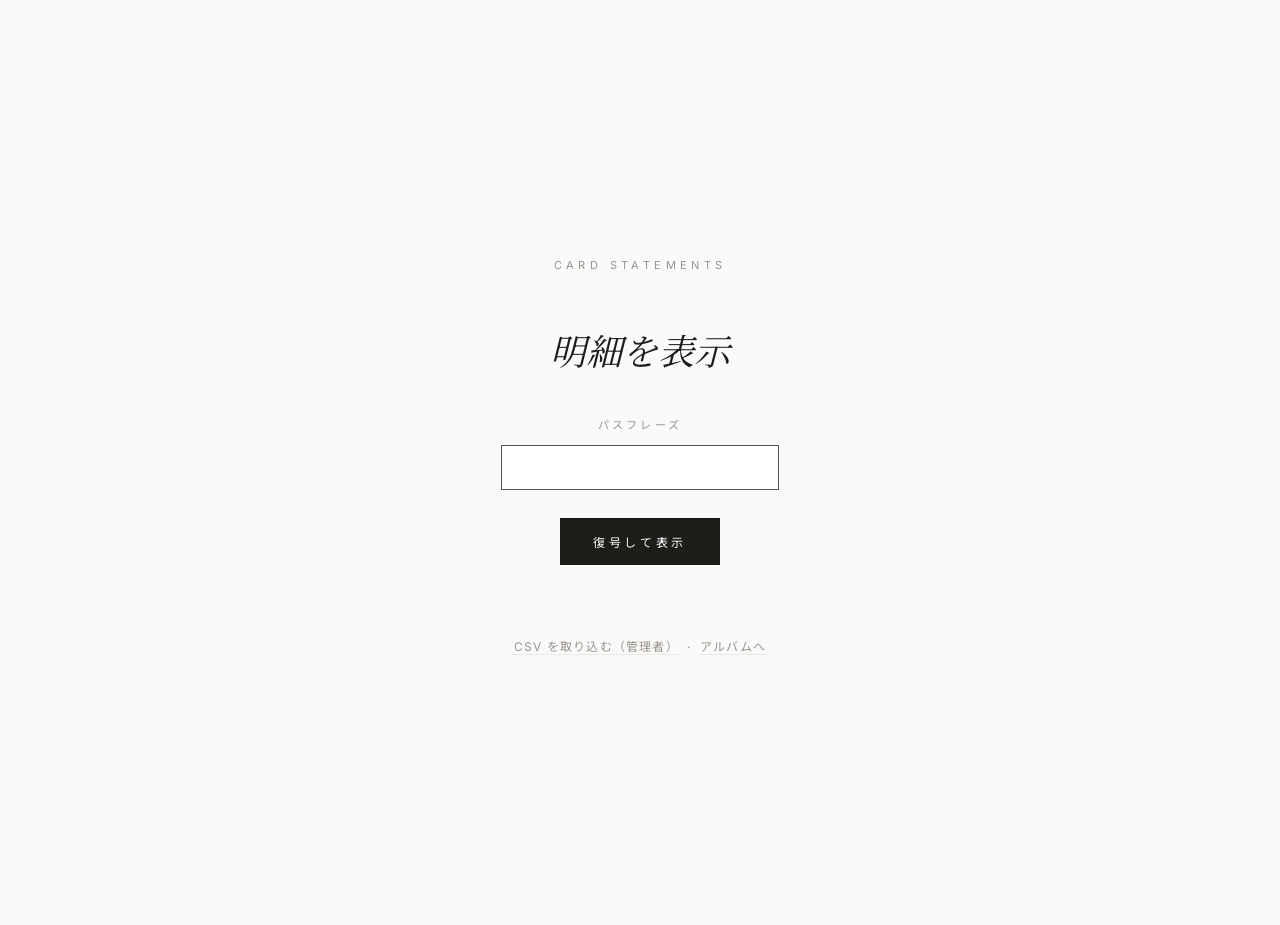
<file: cards/index.html>
<!doctype html>
<html lang="ja">
<head>
  <meta charset="utf-8">
  <meta name="viewport" content="width=device-width, initial-scale=1">
  <title>カード明細トラッカー</title>
  <meta name="description" content="PayPay カードとセゾンカードの利用明細を日々確認するダッシュボード。">
  <meta name="robots" content="noindex, nofollow">
  <link rel="preconnect" href="https://fonts.googleapis.com">
  <link rel="preconnect" href="https://fonts.gstatic.com" crossorigin>
  <link href="https://fonts.googleapis.com/css2?family=Cormorant+Garamond:ital,wght@0,400;1,400&family=Inter:wght@300;400;500&family=Noto+Sans+JP:wght@300;400&family=Noto+Serif+JP:wght@300;400&display=swap" rel="stylesheet">
  <link rel="stylesheet" href="../assets/style.css">
  <link rel="stylesheet" href="assets/cards.css">
</head>
<body>

  <section id="unlock" class="admin gate">
    <div class="eyebrow">Card Statements</div>
    <h1>明細を表示</h1>
    <form id="unlock-form">
      <div class="field">
        <label for="unlock-pass">パスフレーズ</label>
        <input type="password" id="unlock-pass" autocomplete="current-password" autofocus>
      </div>
      <button class="btn" type="submit">復号して表示</button>
      <div class="error" id="unlock-err"></div>
    </form>
    <p style="margin-top:48px; font-size:12px; color:var(--ink-faint); letter-spacing:.1em;">
      <a href="admin.html" style="border-bottom:1px solid var(--line);">CSV を取り込む（管理者）</a>
      &nbsp;·&nbsp;
      <a href="../index.html" style="border-bottom:1px solid var(--line);">アルバムへ</a>
    </p>
  </section>

  <section id="dash" class="dash hidden">
    <div class="dash__nav">
      <span>Card Statements</span>
      <span>
        <a href="admin.html">取込</a>
        &nbsp;·&nbsp;
        <a href="#" id="sign-out">ロックする</a>
      </span>
    </div>
    <div id="dash-content"></div>
  </section>

  <script src="assets/cards-crypto.js"></script>
  <script src="assets/cards-charts.js"></script>
  <script src="assets/cards-view.js"></script>
</body>
</html>
</file>
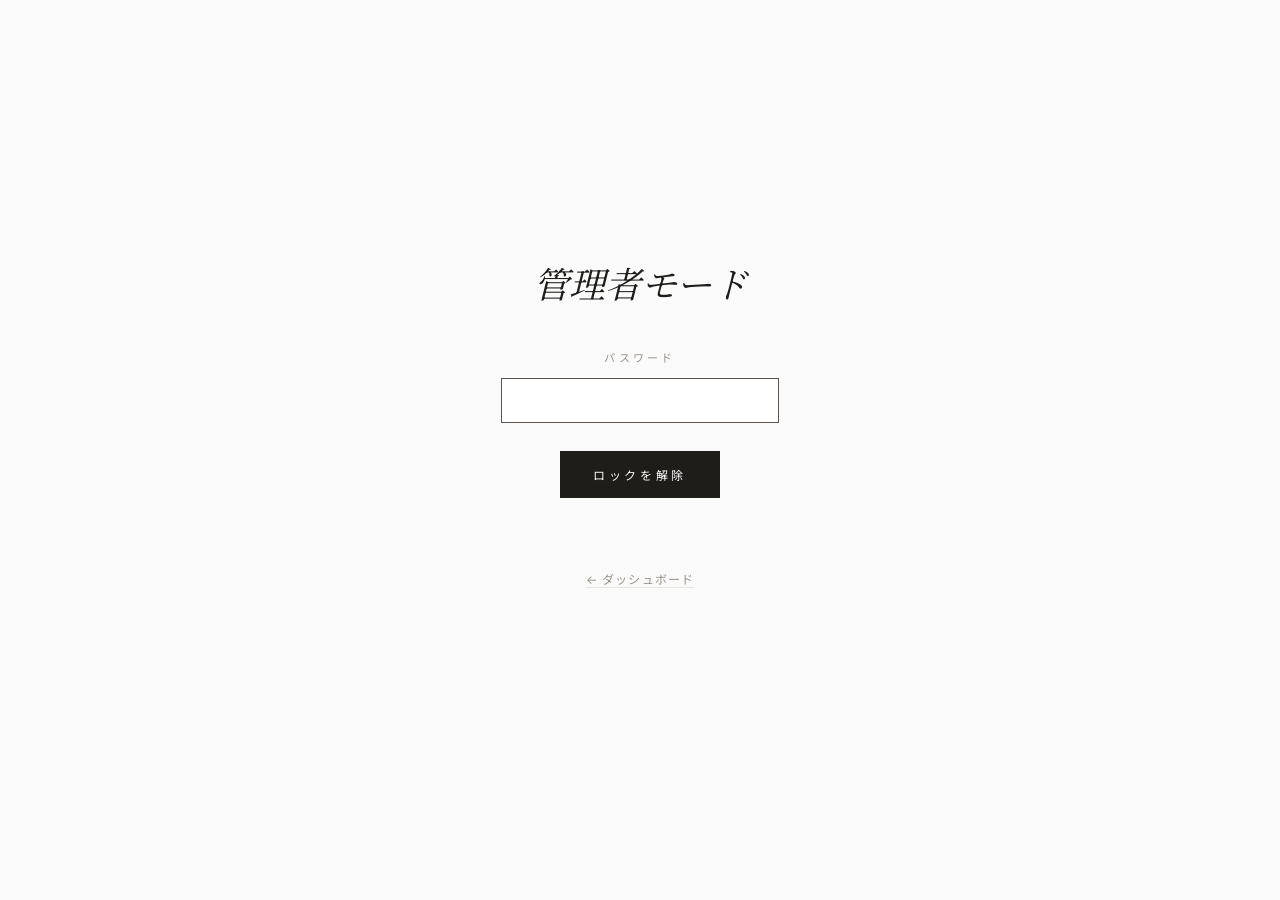
<file: cards/admin.html>
<!doctype html>
<html lang="ja">
<head>
  <meta charset="utf-8">
  <meta name="viewport" content="width=device-width, initial-scale=1">
  <title>取込 · カード明細トラッカー</title>
  <meta name="robots" content="noindex, nofollow">
  <link rel="preconnect" href="https://fonts.googleapis.com">
  <link rel="preconnect" href="https://fonts.gstatic.com" crossorigin>
  <link href="https://fonts.googleapis.com/css2?family=Cormorant+Garamond:ital,wght@0,400;1,400&family=Inter:wght@300;400;500&family=Noto+Sans+JP:wght@300;400&family=Noto+Serif+JP:wght@300;400&display=swap" rel="stylesheet">
  <link rel="stylesheet" href="../assets/style.css">
  <link rel="stylesheet" href="assets/cards.css">
</head>
<body>

  <section id="gate" class="admin gate">
    <h1>管理者モード</h1>
    <form id="gate-form">
      <div class="field">
        <label for="gate-password">パスワード</label>
        <input type="password" id="gate-password" autocomplete="current-password" autofocus>
      </div>
      <button class="btn" type="submit">ロックを解除</button>
      <div class="error" id="gate-error"></div>
    </form>
    <p style="margin-top:48px; font-size:12px; color:var(--ink-faint); letter-spacing:.1em;">
      <a href="index.html" style="border-bottom:1px solid var(--line);">← ダッシュボード</a>
    </p>
  </section>

  <section id="admin" class="admin hidden">
    <div class="eyebrow">Card Statements / Import</div>
    <h1>CSV を取り込む</h1>

    <!-- Passphrase -->
    <div class="passphrase-banner">
      <div style="font-size:11px; letter-spacing:.3em; text-transform:uppercase; color:var(--ink-faint); margin-bottom:10px;">
        暗号化パスフレーズ
      </div>
      明細データは <code>data/cards.json.enc</code> に AES-GCM で暗号化されてコミットされます。
      閲覧時にも同じパスフレーズが必要です。<strong>紛失すると復元不可</strong>です。
    </div>

    <div class="row">
      <div class="field">
        <label for="pp-input">パスフレーズ（8 文字以上）</label>
        <input type="password" id="pp-input" autocomplete="new-password">
      </div>
      <div class="field">
        <label for="pp-confirm">確認</label>
        <input type="password" id="pp-confirm" autocomplete="new-password">
      </div>
    </div>
    <button class="btn btn--ghost" type="button" id="pp-save">設定して既存データを取得</button>
    <div class="status" id="pp-status"></div>

    <div class="admin__section">
      <div class="eyebrow" style="margin-bottom:20px;">GitHub Token</div>
      <div id="pat-banner"></div>
      <details style="margin-top:14px;">
        <summary>PAT 発行手順</summary>
        <ol style="margin:10px 0 0 18px; padding:0; line-height:1.9;">
          <li><a href="https://github.com/settings/personal-access-tokens/new" target="_blank" rel="noopener">トークン発行ページ</a> を開く</li>
          <li>Repository access: <code>kurigorira/home</code> のみ</li>
          <li>Repository permissions → <strong>Contents</strong> を <strong>Read and write</strong></li>
          <li>発行された <code>github_pat_...</code> を上記欄に貼り付け</li>
        </ol>
      </details>
    </div>

    <!-- Import section -->
    <section id="import-section" class="admin__section hidden">
      <div class="eyebrow" style="margin-bottom:20px;">CSV 取込</div>
      <div class="dropzone" id="dropzone">
        ここに CSV をドラッグ&ドロップ、またはクリックで選択<br>
        <span style="font-size:12px; color:var(--ink-faint);">PayPayカード／セゾンカード対応・複数同時可</span>
      </div>
      <input type="file" id="file-input" accept=".csv,text/csv" multiple style="display:none">
      <div class="status" id="parse-status"></div>
      <div id="import-table-wrap"></div>

      <details style="margin-top:14px;">
        <summary>CSV のダウンロード方法</summary>
        <ul style="margin:10px 0 0 18px; padding:0; line-height:1.9;">
          <li><strong>PayPay カード</strong>：会員メニュー → ご利用明細 → CSV ダウンロード</li>
          <li><strong>セゾンカード</strong>：Net アンサー → ご利用明細 → CSV／TSV ダウンロード</li>
          <li>ファイル名に「paypay」または「saison」を含めると自動判定されます</li>
        </ul>
      </details>
    </section>

    <!-- Rules section -->
    <section id="rules-section" class="admin__section hidden">
      <div class="eyebrow" style="margin-bottom:20px;">店舗名ルール</div>
      <ul class="rule-list" id="rule-list"></ul>
      <div class="rule-add">
        <input type="text" id="rule-add-match" placeholder="店舗名に含まれる文字（例：セブン）">
        <select id="rule-add-cat"></select>
        <button class="btn btn--ghost" type="button" id="rule-add-btn">ルール追加</button>
      </div>
      <div class="status">店舗名にこの文字列を含めば自動でカテゴリを割当てます。手動上書きした行はルール再適用の対象外。</div>
    </section>

    <!-- Commit -->
    <section id="commit-section" class="admin__section hidden">
      <div class="eyebrow" style="margin-bottom:20px;">GitHub にコミット</div>
      <button class="btn" type="button" id="commit-btn">暗号化してコミット</button>
      <div class="status" id="commit-status"></div>
      <div class="status" style="margin-top:18px;">
        コミット後、<a href="index.html" style="border-bottom:1px solid var(--line);">ダッシュボード</a> で確認できます。
      </div>
    </section>

    <p style="margin-top:64px; font-size:12px; color:var(--ink-faint); letter-spacing:.1em;">
      <a href="index.html" style="border-bottom:1px solid var(--line);">← ダッシュボードへ戻る</a>
    </p>
  </section>

  <script src="assets/cards-crypto.js"></script>
  <script src="assets/cards-charts.js"></script>
  <script src="assets/cards-csv.js"></script>
  <script src="assets/cards-admin.js"></script>
</body>
</html>
</file>
<file: assets/style.css>
:root {
  --bg: #fafafa;
  --bg-elev: #ffffff;
  --ink: #1f1d1a;
  --ink-soft: #5a544c;
  --ink-faint: #9a938a;
  --line: #ebe7e0;
  --accent: #1f1d1a;
  --serif: "Cormorant Garamond", "Noto Serif JP", "Hiragino Mincho ProN", "YuMincho", serif;
  --sans: "Inter", "Noto Sans JP", -apple-system, BlinkMacSystemFont, "Helvetica Neue", sans-serif;
  --maxw: 1680px;
  --gap: 22px;
  --pad: clamp(20px, 4vw, 56px);
}

* { box-sizing: border-box; }

html, body {
  margin: 0;
  padding: 0;
  background: var(--bg);
  color: var(--ink);
  font-family: var(--sans);
  font-size: 15px;
  line-height: 1.7;
  -webkit-font-smoothing: antialiased;
  text-rendering: optimizeLegibility;
}

a { color: inherit; text-decoration: none; }
img { display: block; max-width: 100%; height: auto; }
button { font-family: inherit; }

/* ========== Header ========== */
.site-header {
  padding: clamp(72px, 10vw, 140px) var(--pad) clamp(48px, 8vw, 96px);
  text-align: center;
  border-bottom: 1px solid var(--line);
}

.site-header .eyebrow {
  font-family: var(--sans);
  font-size: 11px;
  letter-spacing: 0.4em;
  text-transform: uppercase;
  color: var(--ink-faint);
  margin-bottom: 28px;
}

.site-header h1 {
  font-family: var(--serif);
  font-weight: 400;
  font-style: italic;
  font-size: clamp(40px, 6vw, 72px);
  letter-spacing: 0.01em;
  margin: 0 0 18px;
  line-height: 1.1;
}

.site-header .subtitle {
  font-family: var(--serif);
  font-size: clamp(15px, 1.3vw, 18px);
  color: var(--ink-soft);
  margin: 0 auto;
  max-width: 48ch;
  letter-spacing: 0.08em;
}

.site-header .meta {
  margin-top: 32px;
  font-size: 11px;
  letter-spacing: 0.3em;
  text-transform: uppercase;
  color: var(--ink-faint);
}

/* ========== Filter bar ========== */
.filter-bar {
  position: sticky;
  top: 0;
  z-index: 20;
  background: rgba(250, 250, 250, 0.92);
  backdrop-filter: saturate(140%) blur(10px);
  -webkit-backdrop-filter: saturate(140%) blur(10px);
  border-bottom: 1px solid var(--line);
}
.filter-bar__inner {
  max-width: var(--maxw);
  margin: 0 auto;
  padding: 14px var(--pad);
  display: flex;
  flex-wrap: wrap;
  gap: 6px 22px;
  justify-content: center;
}
.filter-chip {
  background: none;
  border: 0;
  padding: 8px 4px;
  font-size: 12px;
  letter-spacing: 0.18em;
  text-transform: uppercase;
  color: var(--ink-faint);
  cursor: pointer;
  position: relative;
  transition: color .3s ease;
}
.filter-chip::after {
  content: "";
  position: absolute;
  left: 4px; right: 4px; bottom: 4px;
  height: 1px;
  background: var(--ink);
  transform: scaleX(0);
  transform-origin: center;
  transition: transform .4s ease;
}
.filter-chip:hover { color: var(--ink-soft); }
.filter-chip.is-active { color: var(--ink); }
.filter-chip.is-active::after { transform: scaleX(1); }

/* ========== Event section ========== */
.events {
  max-width: var(--maxw);
  margin: 0 auto;
  padding: clamp(56px, 8vw, 112px) var(--pad) clamp(80px, 12vw, 160px);
}

.event {
  margin-bottom: clamp(72px, 10vw, 140px);
  scroll-margin-top: 72px;
}
.event:last-child { margin-bottom: 0; }

.event__header {
  text-align: center;
  margin-bottom: clamp(36px, 5vw, 72px);
}
.event__date {
  font-family: var(--sans);
  font-size: 11px;
  letter-spacing: 0.4em;
  text-transform: uppercase;
  color: var(--ink-faint);
  margin-bottom: 14px;
}
.event__title {
  font-family: var(--serif);
  font-weight: 400;
  font-size: clamp(28px, 3.6vw, 42px);
  letter-spacing: 0.02em;
  margin: 0 0 14px;
}
.event__desc {
  font-family: var(--serif);
  font-style: italic;
  color: var(--ink-soft);
  max-width: 46ch;
  margin: 0 auto;
  font-size: 16px;
}

/* ========== Masonry ========== */
.masonry {
  column-gap: var(--gap);
  column-count: 1;
}
@media (min-width: 560px)  { .masonry { column-count: 2; } }
@media (min-width: 960px)  { .masonry { column-count: 3; } }
@media (min-width: 1400px) { .masonry { column-count: 4; } }

.photo {
  break-inside: avoid;
  margin: 0 0 var(--gap);
  display: block;
  cursor: zoom-in;
  opacity: 0;
  transform: translateY(12px);
  transition: opacity .9s ease, transform .9s ease;
}
.photo.is-in {
  opacity: 1;
  transform: none;
}

.photo__frame {
  position: relative;
  background: var(--bg-elev);
  box-shadow:
    0 1px 2px rgba(20, 18, 14, .04),
    0 10px 24px -16px rgba(20, 18, 14, .18);
  overflow: hidden;
}
.photo__frame img,
.photo__frame video {
  width: 100%;
  height: 100%;
  object-fit: cover;
  display: block;
  transition: transform 1.2s ease, filter .6s ease;
}
.photo:hover .photo__frame img,
.photo:hover .photo__frame video {
  transform: scale(1.015);
}

.play-overlay {
  position: absolute;
  inset: 0;
  display: flex;
  align-items: center;
  justify-content: center;
  color: #fff;
  font-size: clamp(28px, 4vw, 44px);
  text-shadow: 0 2px 12px rgba(0,0,0,.4);
  pointer-events: none;
  opacity: 0.9;
  transition: transform .3s ease, opacity .3s ease;
}
.play-overlay::before {
  content: "";
  position: absolute;
  width: clamp(56px, 7vw, 80px);
  height: clamp(56px, 7vw, 80px);
  border-radius: 50%;
  background: rgba(0, 0, 0, 0.35);
  backdrop-filter: blur(4px);
  -webkit-backdrop-filter: blur(4px);
  z-index: -1;
}
.photo--playable:hover .play-overlay {
  transform: scale(1.08);
  opacity: 1;
}

.photo__caption {
  font-family: var(--serif);
  font-style: italic;
  font-size: 13px;
  color: var(--ink-soft);
  padding: 10px 2px 0;
  letter-spacing: 0.04em;
}

/* ========== Lightbox ========== */
.lightbox {
  position: fixed;
  inset: 0;
  background: rgba(15, 14, 12, 0.92);
  z-index: 100;
  display: none;
  align-items: center;
  justify-content: center;
  padding: clamp(24px, 5vw, 72px);
  opacity: 0;
  transition: opacity .3s ease;
}
.lightbox.is-open {
  display: flex;
  opacity: 1;
}
.lightbox__stage {
  max-width: 100%;
  max-height: 82vh;
  display: flex;
  align-items: center;
  justify-content: center;
}
.lightbox__media {
  max-width: 100%;
  max-height: 82vh;
  object-fit: contain;
  box-shadow: 0 24px 80px -20px rgba(0,0,0,.6);
  background: #000;
}
.lightbox__media--iframe {
  width: min(92vw, 1280px);
  height: min(82vh, calc(min(92vw, 1280px) * 9 / 16));
  border: 0;
}
.lightbox__caption {
  position: absolute;
  bottom: clamp(20px, 4vw, 48px);
  left: 0; right: 0;
  text-align: center;
  color: #e4dfd4;
  font-family: var(--serif);
  font-style: italic;
  font-size: 14px;
  letter-spacing: 0.1em;
}
.lightbox__btn {
  position: absolute;
  top: 50%;
  transform: translateY(-50%);
  background: none;
  border: 0;
  color: #e4dfd4;
  font-size: 32px;
  font-family: var(--serif);
  cursor: pointer;
  padding: 16px 22px;
  opacity: 0.6;
  transition: opacity .2s ease;
}
.lightbox__btn:hover { opacity: 1; }
.lightbox__btn--prev { left: clamp(8px, 2vw, 32px); }
.lightbox__btn--next { right: clamp(8px, 2vw, 32px); }
.lightbox__close {
  position: absolute;
  top: clamp(18px, 3vw, 32px);
  right: clamp(18px, 3vw, 32px);
  background: none;
  border: 0;
  color: #e4dfd4;
  font-size: 24px;
  cursor: pointer;
  opacity: 0.6;
}
.lightbox__close:hover { opacity: 1; }

/* ========== Footer ========== */
.site-footer {
  border-top: 1px solid var(--line);
  padding: clamp(40px, 6vw, 72px) var(--pad);
  text-align: center;
  font-size: 11px;
  letter-spacing: 0.3em;
  text-transform: uppercase;
  color: var(--ink-faint);
}
.site-footer a {
  color: var(--ink-faint);
  border-bottom: 1px solid transparent;
  transition: color .2s, border-color .2s;
}
.site-footer a:hover {
  color: var(--ink-soft);
  border-color: var(--ink-faint);
}

/* ========== Empty state ========== */
.empty {
  text-align: center;
  padding: clamp(80px, 12vw, 140px) var(--pad);
  color: var(--ink-soft);
  font-family: var(--serif);
  font-style: italic;
  font-size: 18px;
}

/* ========== Admin ========== */
.admin {
  max-width: 760px;
  margin: 0 auto;
  padding: clamp(48px, 8vw, 96px) var(--pad);
}
.admin h1 {
  font-family: var(--serif);
  font-style: italic;
  font-weight: 400;
  font-size: clamp(32px, 4vw, 44px);
  text-align: center;
  margin: 0 0 8px;
}
.admin .eyebrow {
  text-align: center;
  font-size: 11px;
  letter-spacing: 0.4em;
  text-transform: uppercase;
  color: var(--ink-faint);
  margin-bottom: 48px;
}

.admin label {
  display: block;
  font-size: 11px;
  letter-spacing: 0.3em;
  text-transform: uppercase;
  color: var(--ink-faint);
  margin-bottom: 10px;
}

.admin input[type="text"],
.admin input[type="date"],
.admin input[type="password"],
.admin textarea {
  width: 100%;
  padding: 12px 14px;
  border: 1px solid var(--line);
  background: var(--bg-elev);
  font-family: var(--sans);
  font-size: 15px;
  color: var(--ink);
  border-radius: 0;
  outline: none;
  transition: border-color .2s;
}
.admin input:focus, .admin textarea:focus { border-color: var(--ink-soft); }
.admin textarea { resize: vertical; min-height: 80px; }

.admin .field { margin-bottom: 28px; }
.admin .row { display: grid; grid-template-columns: 1fr 1fr; gap: 20px; }
@media (max-width: 560px) { .admin .row { grid-template-columns: 1fr; } }

.admin .btn {
  display: inline-block;
  padding: 14px 32px;
  border: 1px solid var(--ink);
  background: var(--ink);
  color: #fafafa;
  font-size: 12px;
  letter-spacing: 0.3em;
  text-transform: uppercase;
  cursor: pointer;
  transition: background .2s, color .2s;
}
.admin .btn:hover { background: transparent; color: var(--ink); }
.admin .btn--ghost {
  background: transparent;
  color: var(--ink);
}
.admin .btn--ghost:hover { background: var(--ink); color: #fafafa; }
.admin .btn:disabled { opacity: 0.4; cursor: not-allowed; }

.dropzone {
  border: 1px dashed var(--ink-faint);
  background: var(--bg-elev);
  padding: 48px 24px;
  text-align: center;
  color: var(--ink-soft);
  font-family: var(--serif);
  font-style: italic;
  font-size: 16px;
  cursor: pointer;
  transition: border-color .2s, background .2s;
}
.dropzone:hover, .dropzone.is-drag {
  border-color: var(--ink);
  background: #fff;
}

.thumbs {
  display: grid;
  grid-template-columns: repeat(auto-fill, minmax(140px, 1fr));
  gap: 16px;
  margin-top: 20px;
}
.thumb {
  background: var(--bg-elev);
  box-shadow: 0 1px 2px rgba(0,0,0,.05);
  overflow: hidden;
  position: relative;
}
.thumb img,
.thumb video { width: 100%; aspect-ratio: 1; object-fit: cover; display: block; }
.thumb .play {
  position: absolute;
  inset: 0;
  display: flex;
  align-items: center;
  justify-content: center;
  color: #fff;
  font-size: 22px;
  text-shadow: 0 2px 8px rgba(0,0,0,.4);
  pointer-events: none;
}
.thumb .yt-badge {
  position: absolute;
  top: 6px;
  left: 6px;
  font-size: 10px;
  letter-spacing: 0.1em;
  text-transform: uppercase;
  background: rgba(0,0,0,.6);
  color: #fff;
  padding: 2px 6px;
  pointer-events: none;
}
.thumb input.caption {
  width: 100%;
  border: 0;
  border-top: 1px solid var(--line);
  padding: 8px 10px;
  font-size: 12px;
  font-family: var(--serif);
  font-style: italic;
  color: var(--ink-soft);
  outline: none;
}
.thumb .remove {
  position: absolute;
  top: 6px; right: 6px;
  background: rgba(0,0,0,.5);
  color: #fff;
  border: 0;
  width: 24px; height: 24px;
  font-size: 14px;
  cursor: pointer;
  line-height: 1;
  padding: 0;
}

.admin__section { margin-top: 48px; padding-top: 48px; border-top: 1px solid var(--line); }

.event-row {
  display: flex;
  align-items: center;
  justify-content: space-between;
  gap: 16px;
  padding: 14px 0;
  border-bottom: 1px solid var(--line);
}
.event-row:last-child { border-bottom: 0; }
.event-row__info { flex: 1; min-width: 0; }
.event-row__title {
  font-family: var(--serif);
  font-size: 16px;
  color: var(--ink);
  margin-bottom: 4px;
}
.event-row__meta {
  font-size: 11px;
  letter-spacing: 0.08em;
  color: var(--ink-faint);
}
.event-row__delete {
  background: none;
  border: 1px solid var(--line);
  color: var(--ink-soft);
  padding: 6px 14px;
  font-size: 11px;
  letter-spacing: 0.2em;
  text-transform: uppercase;
  cursor: pointer;
  white-space: nowrap;
  transition: border-color .2s, color .2s;
}
.event-row__delete:hover {
  border-color: #a14b4b;
  color: #a14b4b;
}
.event-row__delete:disabled {
  opacity: 0.4;
  cursor: not-allowed;
}

.admin .steps {
  font-family: var(--sans);
  font-size: 13px;
  color: var(--ink-soft);
  background: var(--bg-elev);
  border: 1px solid var(--line);
  padding: 24px 28px;
  margin-top: 32px;
  line-height: 1.9;
}
.admin .steps code {
  background: #f1ede5;
  padding: 2px 6px;
  font-size: 12px;
  font-family: ui-monospace, SFMono-Regular, Menlo, monospace;
}

.gate {
  max-width: 380px;
  margin: clamp(80px, 14vw, 160px) auto;
  text-align: center;
}
.gate h1 {
  font-family: var(--serif);
  font-style: italic;
  font-weight: 400;
  font-size: 36px;
  margin-bottom: 32px;
}
.gate .error {
  color: #a14b4b;
  font-size: 12px;
  margin-top: 10px;
  min-height: 14px;
}

.status {
  font-size: 12px;
  letter-spacing: 0.1em;
  color: var(--ink-soft);
  margin-top: 12px;
  min-height: 14px;
}

.hidden { display: none !important; }

.linklike {
  background: none;
  border: 0;
  padding: 0;
  font: inherit;
  color: var(--ink-soft);
  text-decoration: underline;
  text-decoration-color: var(--line);
  text-underline-offset: 3px;
  cursor: pointer;
  letter-spacing: 0.05em;
}
.linklike:hover { color: var(--ink); }

details > summary { list-style: none; outline: none; user-select: none; }
details > summary::-webkit-details-marker { display: none; }
details > summary::before {
  content: "＋ ";
  color: var(--ink-faint);
  font-weight: 300;
}
details[open] > summary::before { content: "− "; }

.admin details {
  background: var(--bg-elev);
  border: 1px solid var(--line);
  padding: 14px 18px;
  margin-top: 16px;
}
.admin details ol, .admin details p { margin: 0; }
.admin code {
  background: #f1ede5;
  padding: 2px 6px;
  font-size: 12px;
  font-family: ui-monospace, SFMono-Regular, Menlo, monospace;
}
</file>
<file: cards/assets/cards.css>
/* Card statement tracker — extends ../assets/style.css */

:root {
  --card-paypay: #b8474a;
  --card-saison: #2f5d7c;
  --grid-line: #efece6;
}

/* ========== Dashboard layout ========== */
.dash {
  max-width: 1200px;
  margin: 0 auto;
  padding: clamp(40px, 6vw, 80px) var(--pad) clamp(60px, 8vw, 120px);
}

.dash__nav {
  display: flex;
  justify-content: space-between;
  align-items: baseline;
  font-size: 11px;
  letter-spacing: 0.3em;
  text-transform: uppercase;
  color: var(--ink-faint);
  margin-bottom: 48px;
}

.dash__nav a {
  border-bottom: 1px solid transparent;
  transition: color .2s, border-color .2s;
}
.dash__nav a:hover {
  color: var(--ink);
  border-color: var(--ink-faint);
}

/* ========== Month selector ========== */
.month-selector {
  display: flex;
  align-items: center;
  justify-content: center;
  gap: 14px;
  margin-bottom: 28px;
}
.month-selector select {
  padding: 10px 18px;
  border: 1px solid var(--line);
  background: var(--bg-elev);
  font-family: var(--serif);
  font-style: italic;
  font-size: 22px;
  color: var(--ink);
  letter-spacing: 0.02em;
  outline: none;
  cursor: pointer;
  text-align: center;
  text-align-last: center;
}
.month-selector select:focus { border-color: var(--ink-soft); }
.month-nav {
  background: none;
  border: 1px solid var(--line);
  width: 40px;
  height: 40px;
  font-size: 20px;
  font-family: var(--serif);
  color: var(--ink-soft);
  cursor: pointer;
  transition: border-color .2s, color .2s;
}
.month-nav:hover:not(:disabled) {
  border-color: var(--ink);
  color: var(--ink);
}
.month-nav:disabled {
  opacity: 0.3;
  cursor: not-allowed;
}

/* ========== Merchant ranking ========== */
.rank-toggle {
  background: none;
  border: 0;
  padding: 4px 4px;
  font-size: 11px;
  letter-spacing: 0.18em;
  text-transform: uppercase;
  color: var(--ink-faint);
  cursor: pointer;
  position: relative;
  transition: color .2s;
  margin-left: 18px;
}
.rank-toggle::after {
  content: "";
  position: absolute;
  left: 4px; right: 4px; bottom: 0;
  height: 1px;
  background: var(--ink);
  transform: scaleX(0);
  transition: transform .3s ease;
}
.rank-toggle:hover { color: var(--ink-soft); }
.rank-toggle.is-active { color: var(--ink); }
.rank-toggle.is-active::after { transform: scaleX(1); }

.merchant-table {
  width: 100%;
  border-collapse: collapse;
  font-size: 13px;
}
.merchant-table th,
.merchant-table td {
  padding: 12px 10px;
  border-bottom: 1px solid var(--line);
  vertical-align: top;
}
.merchant-table th {
  text-align: left;
  font-size: 10px;
  letter-spacing: 0.25em;
  text-transform: uppercase;
  color: var(--ink-faint);
  font-weight: 400;
}
.merchant-table td.rank-num {
  font-family: var(--serif);
  font-style: italic;
  font-size: 18px;
  color: var(--ink-faint);
  width: 36px;
  vertical-align: top;
  padding-top: 14px;
}
.merchant-table tr:nth-child(-n+3) td.rank-num { color: var(--ink); }
.merchant-table td.merchant { width: 60%; }
.merchant-table .merchant-name {
  font-family: var(--serif);
  font-size: 16px;
  color: var(--ink);
  letter-spacing: 0.02em;
}
.merchant-table .merchant-meta {
  font-size: 11px;
  letter-spacing: 0.08em;
  color: var(--ink-faint);
  margin-top: 2px;
}
.merchant-table .merchant-bar {
  height: 3px;
  background: var(--line);
  position: relative;
  margin-top: 8px;
  max-width: 360px;
}
.merchant-table .merchant-bar > span {
  position: absolute;
  left: 0; top: 0; bottom: 0;
  background: var(--ink-soft);
}
.merchant-table td.amount {
  text-align: right;
  font-variant-numeric: tabular-nums;
  white-space: nowrap;
  padding-top: 14px;
}
.merchant-table td.count,
.merchant-table td.avg {
  color: var(--ink-soft);
  font-size: 12px;
}
.rank-more {
  text-align: center;
  margin-top: 16px;
}
.rank-more button {
  background: none;
  border: 1px solid var(--line);
  padding: 8px 22px;
  font-size: 11px;
  letter-spacing: 0.25em;
  text-transform: uppercase;
  color: var(--ink-soft);
  cursor: pointer;
  transition: border-color .2s, color .2s;
}
.rank-more button:hover {
  border-color: var(--ink-faint);
  color: var(--ink);
}

/* ========== Monthly summary table ========== */
.month-summary-table {
  width: 100%;
  border-collapse: collapse;
  font-size: 13px;
}
.month-summary-table th,
.month-summary-table td {
  padding: 10px 12px;
  border-bottom: 1px solid var(--line);
  vertical-align: middle;
}
.month-summary-table th {
  text-align: left;
  font-size: 10px;
  letter-spacing: 0.25em;
  text-transform: uppercase;
  color: var(--ink-faint);
  font-weight: 400;
}
.month-summary-table td.amount {
  text-align: right;
  font-variant-numeric: tabular-nums;
  color: var(--ink-soft);
}
.month-summary-table td:first-child {
  font-family: var(--serif);
  color: var(--ink);
  letter-spacing: 0.02em;
}
.month-summary-table tbody tr {
  cursor: pointer;
  transition: background .15s ease;
}
.month-summary-table tbody tr:hover { background: #f4f1ea; }
.month-summary-table tbody tr.is-selected { background: #efeadf; }
.month-summary-table tbody tr.is-selected td:first-child::before {
  content: "▸ ";
  color: var(--ink);
}

/* ========== KPI bar ========== */
.kpi-row {
  display: grid;
  grid-template-columns: repeat(auto-fit, minmax(180px, 1fr));
  gap: 1px;
  background: var(--line);
  border: 1px solid var(--line);
  margin-bottom: 56px;
}
.kpi {
  background: var(--bg-elev);
  padding: 22px 24px;
}
.kpi__label {
  font-size: 10px;
  letter-spacing: 0.3em;
  text-transform: uppercase;
  color: var(--ink-faint);
  margin-bottom: 10px;
}
.kpi__value {
  font-family: var(--serif);
  font-size: 28px;
  letter-spacing: 0.01em;
  color: var(--ink);
}
.kpi__sub {
  font-size: 12px;
  color: var(--ink-soft);
  margin-top: 4px;
}
.kpi__sub--up { color: #a14b4b; }
.kpi__sub--down { color: #4b8a5a; }

/* ========== Chart blocks ========== */
.chart-block {
  margin-bottom: 56px;
}
.chart-block__head {
  display: flex;
  justify-content: space-between;
  align-items: baseline;
  margin-bottom: 18px;
}
.chart-block__title {
  font-family: var(--serif);
  font-style: italic;
  font-size: 22px;
  margin: 0;
}
.chart-block__legend {
  display: flex;
  gap: 18px;
  font-size: 11px;
  letter-spacing: 0.15em;
  text-transform: uppercase;
  color: var(--ink-soft);
}
.legend__dot {
  display: inline-block;
  width: 10px;
  height: 10px;
  border-radius: 50%;
  margin-right: 6px;
  vertical-align: middle;
}
.legend__dot--paypay { background: var(--card-paypay); }
.legend__dot--saison { background: var(--card-saison); }

.chart-svg {
  width: 100%;
  height: auto;
  display: block;
  background: var(--bg-elev);
  border: 1px solid var(--line);
}

/* SVG inner styles */
.chart-svg .axis-line { stroke: var(--grid-line); stroke-width: 1; }
.chart-svg .axis-label {
  fill: var(--ink-faint);
  font-family: var(--sans);
  font-size: 10px;
  letter-spacing: 0.1em;
}
.chart-svg .line-paypay { fill: none; stroke: var(--card-paypay); stroke-width: 1.5; }
.chart-svg .line-saison { fill: none; stroke: var(--card-saison); stroke-width: 1.5; }
.chart-svg .dot-paypay { fill: var(--card-paypay); }
.chart-svg .dot-saison { fill: var(--card-saison); }
.chart-svg .bar-paypay { fill: var(--card-paypay); }
.chart-svg .bar-saison { fill: var(--card-saison); }
.chart-svg .donut-label {
  fill: var(--ink);
  font-family: var(--serif);
  font-size: 14px;
}
.chart-svg .hover-line {
  stroke: var(--ink-faint);
  stroke-width: 1;
  stroke-dasharray: 2 3;
  pointer-events: none;
}

/* Tooltip */
.chart-tip {
  position: absolute;
  pointer-events: none;
  background: var(--ink);
  color: #fafafa;
  font-size: 11px;
  letter-spacing: 0.05em;
  padding: 6px 10px;
  white-space: nowrap;
  opacity: 0;
  transition: opacity .15s ease;
  z-index: 10;
}
.chart-tip.is-on { opacity: 1; }
.chart-wrap { position: relative; }

/* ========== Two-column ========== */
.two-col {
  display: grid;
  grid-template-columns: 1fr 1fr;
  gap: 32px;
}
@media (max-width: 760px) {
  .two-col { grid-template-columns: 1fr; }
}

/* ========== Category breakdown ========== */
.cat-list {
  list-style: none;
  margin: 0;
  padding: 0;
}
.cat-list li {
  display: grid;
  grid-template-columns: 1fr auto;
  gap: 8px;
  padding: 10px 0;
  border-bottom: 1px solid var(--line);
  font-size: 14px;
}
.cat-list li:last-child { border-bottom: 0; }
.cat-list .cat-name { color: var(--ink); }
.cat-list .cat-amount {
  font-variant-numeric: tabular-nums;
  color: var(--ink-soft);
}
.cat-list .cat-bar {
  grid-column: 1 / -1;
  height: 3px;
  background: var(--line);
  position: relative;
  margin-top: 4px;
}
.cat-list .cat-bar > span {
  position: absolute;
  left: 0; top: 0; bottom: 0;
  background: var(--ink-soft);
}

/* ========== Transaction table ========== */
.tx-controls {
  display: flex;
  flex-wrap: wrap;
  gap: 12px;
  margin-bottom: 14px;
  font-size: 12px;
  align-items: center;
}
.tx-controls select,
.tx-controls input[type="search"] {
  padding: 8px 12px;
  border: 1px solid var(--line);
  background: var(--bg-elev);
  font-family: var(--sans);
  font-size: 13px;
  color: var(--ink);
  outline: none;
}
.tx-controls select:focus,
.tx-controls input:focus { border-color: var(--ink-soft); }

.tx-table {
  width: 100%;
  border-collapse: collapse;
  font-size: 13px;
}
.tx-table th,
.tx-table td {
  text-align: left;
  padding: 10px 8px;
  border-bottom: 1px solid var(--line);
  vertical-align: middle;
}
.tx-table th {
  font-size: 10px;
  letter-spacing: 0.25em;
  text-transform: uppercase;
  color: var(--ink-faint);
  font-weight: 400;
}
.tx-table td.amount {
  text-align: right;
  font-variant-numeric: tabular-nums;
}
.tx-table td.merchant { color: var(--ink); }
.tx-table tr.refund td.amount { color: #4b8a5a; }
.tx-table .card-tag {
  display: inline-block;
  font-size: 10px;
  letter-spacing: 0.15em;
  text-transform: uppercase;
  padding: 2px 8px;
  border: 1px solid currentColor;
}
.tx-table .card-tag--paypay { color: var(--card-paypay); }
.tx-table .card-tag--saison { color: var(--card-saison); }

.tx-table tbody tr:hover { background: #f4f1ea; }
.tx-pager {
  text-align: center;
  margin-top: 18px;
  font-size: 12px;
  color: var(--ink-soft);
}
.tx-pager button {
  background: none;
  border: 1px solid var(--line);
  padding: 6px 14px;
  font-size: 11px;
  letter-spacing: 0.2em;
  text-transform: uppercase;
  color: var(--ink-soft);
  cursor: pointer;
  margin: 0 4px;
}
.tx-pager button:disabled { opacity: 0.3; cursor: not-allowed; }
.tx-pager button:not(:disabled):hover { color: var(--ink); border-color: var(--ink-faint); }

/* ========== Admin: passphrase + import ========== */
.passphrase-banner {
  background: var(--bg-elev);
  border: 1px solid var(--line);
  padding: 18px 22px;
  margin-bottom: 24px;
  font-size: 13px;
  color: var(--ink-soft);
}
.passphrase-banner code {
  background: #f1ede5;
  padding: 2px 6px;
  font-family: ui-monospace, SFMono-Regular, Menlo, monospace;
  font-size: 12px;
}

.import-table {
  width: 100%;
  border-collapse: collapse;
  font-size: 13px;
  margin-top: 12px;
}
.import-table th,
.import-table td {
  text-align: left;
  padding: 8px;
  border-bottom: 1px solid var(--line);
  vertical-align: middle;
}
.import-table th {
  font-size: 10px;
  letter-spacing: 0.2em;
  text-transform: uppercase;
  color: var(--ink-faint);
  font-weight: 400;
}
.import-table td.amount {
  text-align: right;
  font-variant-numeric: tabular-nums;
}
.import-table select {
  padding: 4px 6px;
  border: 1px solid var(--line);
  background: var(--bg-elev);
  font-family: var(--sans);
  font-size: 12px;
  outline: none;
}
.import-table tr.dup td { color: var(--ink-faint); text-decoration: line-through; }
.import-table tr.dup td.dup-tag { text-decoration: none; color: #a14b4b; font-size: 10px; letter-spacing: 0.15em; }

.rule-list {
  list-style: none;
  margin: 0;
  padding: 0;
  border: 1px solid var(--line);
  background: var(--bg-elev);
}
.rule-list li {
  display: grid;
  grid-template-columns: 1fr 1fr auto;
  gap: 8px;
  padding: 8px 12px;
  border-bottom: 1px solid var(--line);
  align-items: center;
  font-size: 13px;
}
.rule-list li:last-child { border-bottom: 0; }
.rule-list .rule-match { font-family: ui-monospace, SFMono-Regular, Menlo, monospace; font-size: 12px; }
.rule-list button.rule-del {
  background: none;
  border: 1px solid var(--line);
  font-size: 10px;
  letter-spacing: 0.2em;
  text-transform: uppercase;
  color: var(--ink-soft);
  cursor: pointer;
  padding: 4px 8px;
}
.rule-add {
  display: grid;
  grid-template-columns: 1fr 1fr auto;
  gap: 8px;
  margin-top: 8px;
}
.rule-add input,
.rule-add select {
  padding: 8px 10px;
  border: 1px solid var(--line);
  background: var(--bg-elev);
  font-size: 13px;
  outline: none;
}

.empty-dash {
  text-align: center;
  padding: clamp(60px, 10vw, 120px) var(--pad);
  color: var(--ink-soft);
  font-family: var(--serif);
  font-style: italic;
  font-size: 18px;
}
</file>
